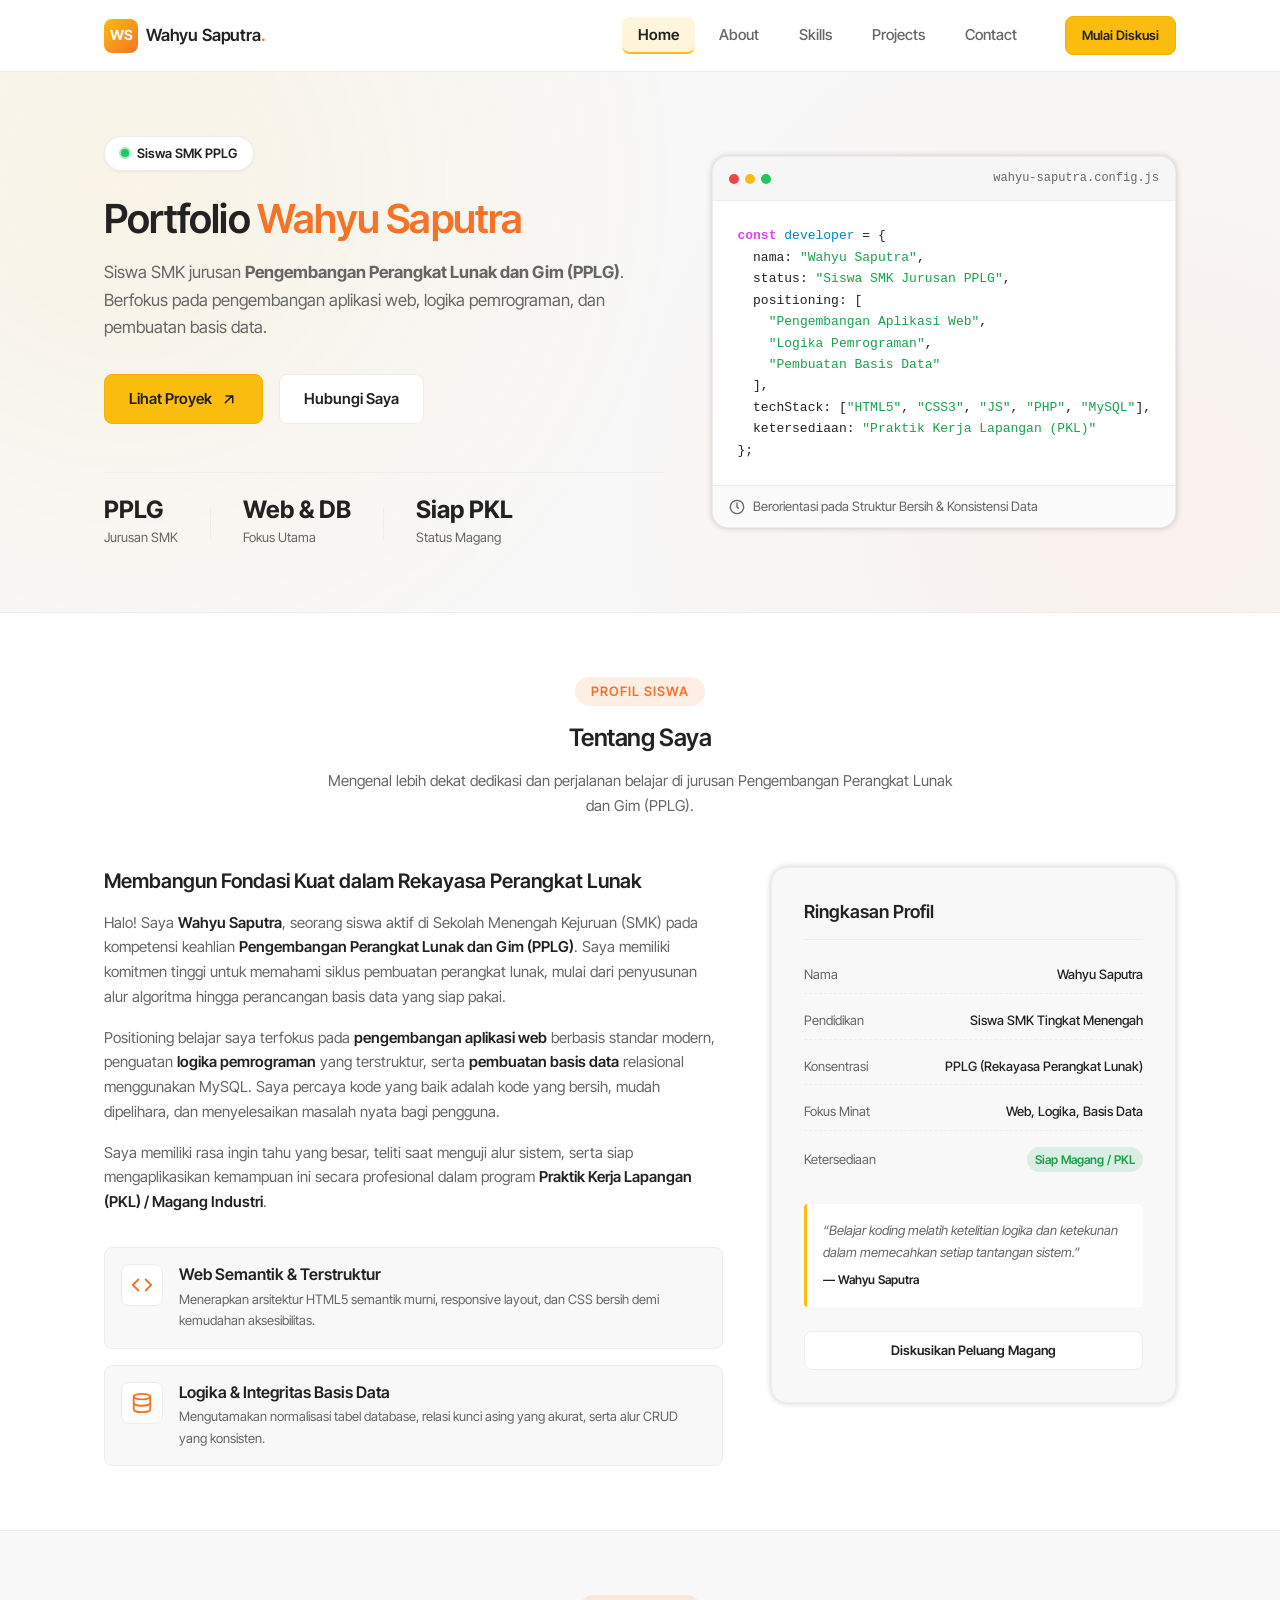
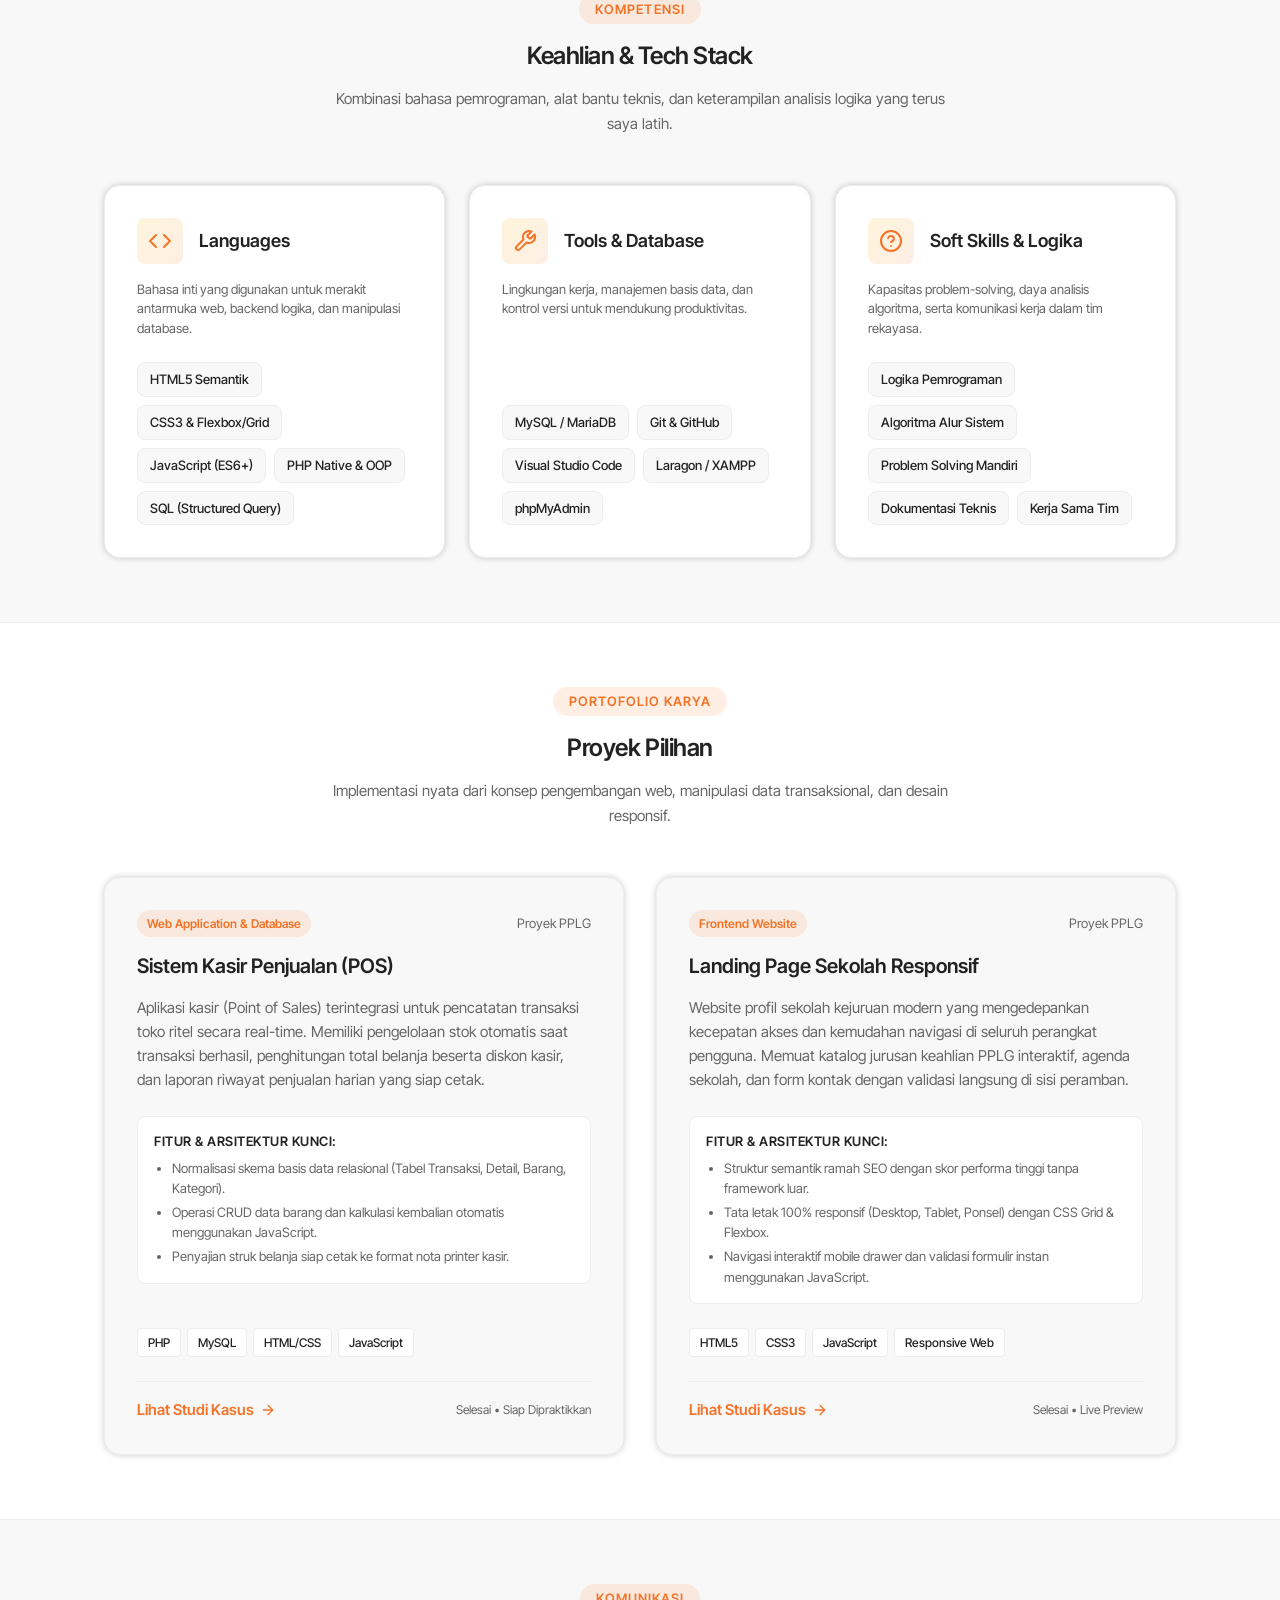
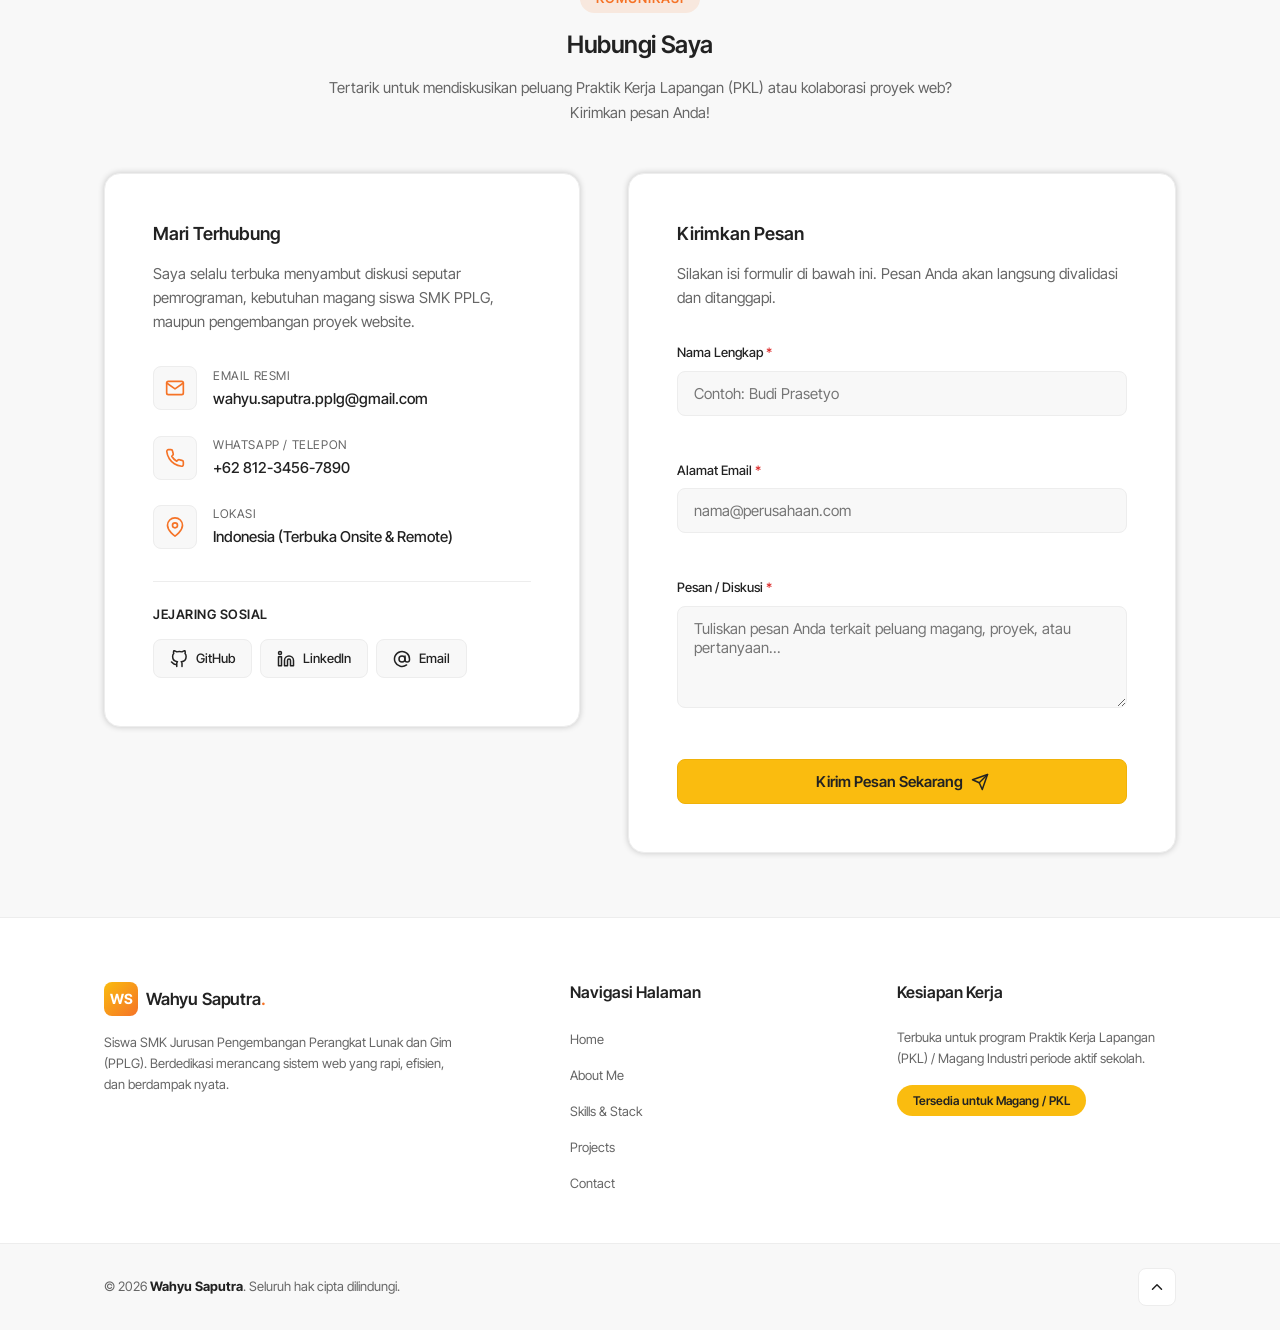
<file: foto folio/index.html>
<!DOCTYPE html>
<html lang="id">
<head>
  <meta charset="UTF-8">
  <meta name="viewport" content="width=device-width, initial-scale=1.0">
  <meta name="description" content="Portfolio Wahyu Saputra - Siswa SMK Jurusan PPLG (Pengembangan Perangkat Lunak dan Gim), berfokus pada web development, logika pemrograman, dan basis data.">
  <meta name="author" content="Wahyu Saputra">
  <title>Portfolio Wahyu Saputra | Siswa SMK PPLG</title>

  <!-- Google Fonts: Inter Tight -->
  <link rel="preconnect" href="https://fonts.googleapis.com">
  <link rel="preconnect" href="https://fonts.gstatic.com" crossorigin>
  <link href="https://fonts.googleapis.com/css2?family=Inter+Tight:ital,wght@0,300;0,400;0,500;0,600;0,700;1,400&display=swap" rel="stylesheet">

  <!-- ========================================================================= -->
  <!-- INTERNAL CSS: DESIGN SYSTEM & STYLING LENGKAP                              -->
  <!-- ========================================================================= -->
  <style>
    /* -----------------------------------------------------------------------
       1. DESIGN TOKENS & CSS CUSTOM PROPERTIES (:root)
       ----------------------------------------------------------------------- */
    :root {
      /* Palette Warna Sesuai Spesifikasi Wajib */
      --bg-primary: #f8f8f8;           /* Latar belakang utama canvas page */
      --bg-secondary: #ffffff;         /* Latar belakang kartu/card & navbar */
      --text-primary: #222222;         /* Primary Text (Dilarang #000000) */
      --text-secondary: #666666;       /* Warna teks pendukung / deskripsi */
      --accent-primary: #fabc0f;       /* Aksen utama CTA, sorotan link, border aktif */
      --accent-secondary: #f57327;     /* Aksen sekunder untuk hover state */
      --border-color: #ededed;         /* Pembatas / outline */

      /* Palette Tambahan Terkait */
      --accent-soft: rgba(250, 188, 15, 0.15);
      --accent-secondary-soft: rgba(245, 115, 39, 0.12);
      --success-color: #16a34a;
      --success-soft: rgba(22, 163, 74, 0.12);
      --error-color: #dc2626;
      --error-soft: rgba(220, 38, 38, 0.1);

      /* Tipografi */
      --font-family: 'Inter Tight', -apple-system, BlinkMacSystemFont, 'Segoe UI', Roboto, sans-serif;
      --weight-light: 300;
      --weight-body: 400;
      --weight-medium: 500;
      --weight-heading: 600;

      /* Skala Teks Restrained (Sesuai Aturan Ketat):
         H1 (32px–40px), H2 (24px), Body (14px–15px) */
      --fs-h1: clamp(32px, 3.8vw, 40px);
      --fs-h2: 24px;
      --fs-h3: 18px;
      --fs-h4: 16px;
      --fs-body: 15px;
      --fs-small: 13px;

      /* Layout, Spacing (Kelipatan 16px: 8px, 16px, 24px, 32px, 48px, 64px) */
      --space-8: 8px;
      --space-16: 16px;
      --space-24: 24px;
      --space-32: 32px;
      --space-48: 48px;
      --space-64: 64px;

      /* Border Radius Sesuai Spesifikasi */
      --radius-btn: 8px;
      --radius-input: 8px;
      --radius-card: 16px;
      --radius-pill: 9999px;

      /* Shadow Elevasi Sesuai Aturan */
      --shadow-elevation: rgba(0, 0, 0, 0.2) 0px 0px 6px 0px;
      --shadow-hover: rgba(0, 0, 0, 0.2) 0px 4px 14px 0px;

      /* Dimensi & Transisi */
      --max-width: 1120px;
      --header-height: 72px;
      --transition: all 0.25s cubic-bezier(0.16, 1, 0.3, 1);
    }

    /* -----------------------------------------------------------------------
       2. RESET & GLOBAL ELEMENT RULES
       ----------------------------------------------------------------------- */
    *, *::before, *::after {
      box-sizing: border-box;
      margin: 0;
      padding: 0;
    }

    html {
      font-size: 16px;
      scroll-behavior: smooth;
      scroll-padding-top: calc(var(--header-height) + 16px);
    }

    body {
      font-family: var(--font-family);
      font-weight: var(--weight-body);
      font-size: var(--fs-body);
      line-height: 1.6;
      color: var(--text-primary);
      background-color: var(--bg-primary);
      -webkit-font-smoothing: antialiased;
      -moz-osx-font-smoothing: grayscale;
      overflow-x: hidden;
    }

    h1, h2, h3, h4, h5, h6 {
      color: var(--text-primary);
      font-weight: var(--weight-heading);
      line-height: 1.3;
    }

    p {
      color: var(--text-secondary);
      font-size: var(--fs-body);
      font-weight: var(--weight-body);
      line-height: 1.65;
    }

    a {
      color: inherit;
      text-decoration: none;
      transition: var(--transition);
    }

    ul, ol {
      list-style: none;
    }

    img, svg {
      display: block;
      max-width: 100%;
    }

    button, input, textarea {
      font-family: inherit;
      font-size: inherit;
      color: inherit;
    }

    :focus-visible {
      outline: 2px solid var(--accent-secondary);
      outline-offset: 3px;
    }

    /* -----------------------------------------------------------------------
       3. UTILITY & CONTAINER CLASSES
       ----------------------------------------------------------------------- */
    .container {
      width: 100%;
      max-width: var(--max-width);
      margin-left: auto;
      margin-right: auto;
      padding-left: var(--space-24);
      padding-right: var(--space-24);
    }

    .section {
      padding-top: var(--space-64);
      padding-bottom: var(--space-64);
    }

    .section-header {
      text-align: center;
      max-width: 640px;
      margin: 0 auto var(--space-48) auto;
    }

    .section-badge {
      display: inline-block;
      font-size: var(--fs-small);
      font-weight: var(--weight-heading);
      text-transform: uppercase;
      letter-spacing: 0.08em;
      color: var(--accent-secondary);
      background-color: var(--accent-secondary-soft);
      padding: 4px var(--space-16);
      border-radius: var(--radius-pill);
      margin-bottom: var(--space-16);
    }

    .section-title {
      font-size: var(--fs-h2);
      font-weight: var(--weight-heading);
      color: var(--text-primary);
      margin-bottom: var(--space-16);
      letter-spacing: -0.02em;
    }

    .section-desc {
      font-size: var(--fs-body);
      color: var(--text-secondary);
    }

    /* -----------------------------------------------------------------------
       4. BUTTONS & UI CONTROLS
       ----------------------------------------------------------------------- */
    .btn {
      display: inline-flex;
      align-items: center;
      justify-content: center;
      gap: var(--space-8);
      font-family: var(--font-family);
      font-size: var(--fs-body);
      font-weight: var(--weight-heading);
      padding: 12px var(--space-24);
      border-radius: var(--radius-btn);
      border: 1px solid transparent;
      cursor: pointer;
      text-decoration: none;
      transition: var(--transition);
      white-space: nowrap;
    }

    /* CTA Utama Berlatar #fabc0f & Hover State #f57327 */
    .btn-primary {
      background-color: var(--accent-primary);
      color: var(--text-primary);
      border-color: #f0b209;
    }

    .btn-primary:hover {
      background-color: var(--accent-secondary);
      color: #ffffff;
      border-color: var(--accent-secondary);
      transform: translateY(-2px);
      box-shadow: var(--shadow-elevation);
    }

    .btn-secondary {
      background-color: var(--bg-secondary);
      color: var(--text-primary);
      border-color: var(--border-color);
    }

    .btn-secondary:hover {
      background-color: #fafafa;
      color: var(--accent-secondary);
      border-color: #dcdcdc;
      transform: translateY(-2px);
    }

    .btn-sm {
      padding: 8px var(--space-16);
      font-size: var(--fs-small);
    }

    .btn-full {
      width: 100%;
    }

    /* -----------------------------------------------------------------------
       5. HEADER & NAVBAR SEMANTIK
       ----------------------------------------------------------------------- */
    .site-header {
      position: sticky;
      top: 0;
      z-index: 1000;
      height: var(--header-height);
      background-color: rgba(255, 255, 255, 0.94);
      backdrop-filter: blur(10px);
      -webkit-backdrop-filter: blur(10px);
      border-bottom: 1px solid var(--border-color);
      transition: box-shadow 0.25s ease;
    }

    .site-header.scrolled {
      box-shadow: var(--shadow-elevation);
    }

    .header-container {
      height: 100%;
      display: flex;
      align-items: center;
      justify-content: space-between;
    }

    .logo {
      display: flex;
      align-items: center;
      gap: var(--space-8);
      font-size: 1.05rem;
      font-weight: var(--weight-heading);
      color: var(--text-primary);
    }

    .logo-badge {
      display: inline-flex;
      align-items: center;
      justify-content: center;
      width: 34px;
      height: 34px;
      background: linear-gradient(135deg, var(--accent-primary), var(--accent-secondary));
      color: #ffffff;
      font-weight: 700;
      font-size: 0.875rem;
      border-radius: var(--radius-btn);
    }

    .logo-text {
      letter-spacing: -0.01em;
    }

    .logo-accent {
      color: var(--accent-secondary);
    }

    /* Primary Navigation */
    .primary-nav {
      display: flex;
      align-items: center;
      gap: var(--space-32);
    }

    .nav-list {
      display: flex;
      align-items: center;
      gap: var(--space-8);
    }

    .nav-link {
      font-size: var(--fs-body);
      font-weight: var(--weight-medium);
      color: var(--text-secondary);
      padding: 8px var(--space-16);
      border-radius: var(--radius-btn);
      transition: var(--transition);
    }

    .nav-link:hover {
      color: var(--text-primary);
      background-color: rgba(0, 0, 0, 0.04);
    }

    .nav-link.active {
      color: var(--text-primary);
      font-weight: var(--weight-heading);
      background-color: var(--accent-soft);
      border-bottom: 2px solid var(--accent-primary);
    }

    /* Hamburger Menu Button */
    .menu-toggle {
      display: none;
      flex-direction: column;
      justify-content: center;
      gap: 5px;
      width: 40px;
      height: 40px;
      padding: 8px;
      background-color: var(--bg-secondary);
      border: 1px solid var(--border-color);
      border-radius: var(--radius-btn);
      cursor: pointer;
      z-index: 1100;
      transition: var(--transition);
    }

    .hamburger-bar {
      display: block;
      width: 100%;
      height: 2px;
      background-color: var(--text-primary);
      border-radius: 2px;
      transition: transform 0.3s ease, opacity 0.3s ease;
    }

    .menu-toggle[aria-expanded="true"] .hamburger-bar:nth-child(1) {
      transform: translateY(7px) rotate(45deg);
    }
    .menu-toggle[aria-expanded="true"] .hamburger-bar:nth-child(2) {
      opacity: 0;
    }
    .menu-toggle[aria-expanded="true"] .hamburger-bar:nth-child(3) {
      transform: translateY(-7px) rotate(-45deg);
    }

    /* -----------------------------------------------------------------------
       6. HERO SECTION
       ----------------------------------------------------------------------- */
    .section-hero {
      padding-top: var(--space-64);
      padding-bottom: var(--space-64);
      background: radial-gradient(circle at 10% 20%, rgba(250, 188, 15, 0.08) 0%, transparent 45%),
                  radial-gradient(circle at 90% 80%, rgba(245, 115, 39, 0.06) 0%, transparent 45%);
    }

    .hero-grid {
      display: grid;
      grid-template-columns: 1.2fr 0.8fr;
      align-items: center;
      gap: var(--space-48);
    }

    .hero-badge-status {
      display: inline-flex;
      align-items: center;
      gap: var(--space-8);
      font-size: var(--fs-small);
      font-weight: var(--weight-heading);
      color: var(--text-primary);
      background-color: var(--bg-secondary);
      border: 1px solid var(--border-color);
      padding: 6px var(--space-16);
      border-radius: var(--radius-pill);
      margin-bottom: var(--space-24);
      box-shadow: 0 1px 3px rgba(0, 0, 0, 0.05);
    }

    .status-dot {
      width: 8px;
      height: 8px;
      border-radius: 50%;
      background-color: #22c55e;
      position: relative;
    }

    .status-dot::after {
      content: '';
      position: absolute;
      top: -2px;
      left: -2px;
      width: 12px;
      height: 12px;
      border-radius: 50%;
      background-color: rgba(34, 197, 94, 0.4);
      animation: pulse-ring 2s infinite ease-out;
    }

    @keyframes pulse-ring {
      0% { transform: scale(0.8); opacity: 1; }
      100% { transform: scale(2.2); opacity: 0; }
    }

    .hero-title {
      font-size: var(--fs-h1);
      font-weight: var(--weight-heading);
      color: var(--text-primary);
      line-height: 1.2;
      letter-spacing: -0.02em;
      margin-bottom: var(--space-16);
    }

    .hero-title-highlight {
      color: var(--accent-secondary);
      position: relative;
    }

    .hero-subtitle {
      font-size: 1.05rem;
      font-weight: var(--weight-body);
      color: var(--text-secondary);
      margin-bottom: var(--space-32);
      max-width: 540px;
    }

    .hero-actions {
      display: flex;
      align-items: center;
      gap: var(--space-16);
      margin-bottom: var(--space-48);
      flex-wrap: wrap;
    }

    /* Hero Quick Highlights */
    .hero-stats {
      display: flex;
      align-items: center;
      gap: var(--space-32);
      padding-top: var(--space-24);
      border-top: 1px solid var(--border-color);
    }

    .stat-box {
      display: flex;
      flex-direction: column;
    }

    .stat-number {
      font-size: 1.5rem;
      font-weight: 700;
      color: var(--text-primary);
      line-height: 1.1;
    }

    .stat-label {
      font-size: var(--fs-small);
      color: var(--text-secondary);
      margin-top: 4px;
    }

    .stat-divider {
      width: 1px;
      height: 32px;
      background-color: var(--border-color);
    }

    /* Hero Visual Card */
    .hero-visual-card {
      background-color: var(--bg-secondary);
      border: 1px solid var(--border-color);
      border-radius: var(--radius-card);
      box-shadow: var(--shadow-elevation);
      overflow: hidden;
      transition: var(--transition);
    }

    .hero-visual-card:hover {
      box-shadow: var(--shadow-hover);
      transform: translateY(-3px);
    }

    .card-topbar {
      display: flex;
      align-items: center;
      justify-content: space-between;
      padding: 12px var(--space-16);
      background-color: #f6f6f6;
      border-bottom: 1px solid var(--border-color);
    }

    .terminal-dots {
      display: flex;
      gap: 6px;
    }

    .tdot {
      width: 10px;
      height: 10px;
      border-radius: 50%;
    }
    .tdot-red { background-color: #ef4444; }
    .tdot-yellow { background-color: #fabc0f; }
    .tdot-green { background-color: #22c55e; }

    .card-filename {
      font-size: 0.75rem;
      font-family: monospace;
      color: var(--text-secondary);
    }

    .code-display {
      padding: var(--space-24);
      background-color: var(--bg-secondary);
      font-family: 'Consolas', 'Courier New', monospace;
      font-size: 0.8125rem;
      line-height: 1.65;
      overflow-x: auto;
    }

    .code-keyword { color: #d946ef; font-weight: 600; }
    .code-var { color: #0284c7; }
    .code-prop { color: var(--text-primary); font-weight: 500; }
    .code-str { color: #16a34a; }

    .card-bottom-pill {
      display: flex;
      align-items: center;
      gap: var(--space-8);
      padding: 10px var(--space-16);
      background-color: #fafafa;
      border-top: 1px solid var(--border-color);
      font-size: var(--fs-small);
      color: var(--text-secondary);
    }

    /* -----------------------------------------------------------------------
       7. ABOUT ME SECTION (NARRATIVE + SEMANTIC ASIDE)
       ----------------------------------------------------------------------- */
    .section-about {
      background-color: var(--bg-secondary);
      border-top: 1px solid var(--border-color);
      border-bottom: 1px solid var(--border-color);
    }

    .about-layout {
      display: grid;
      grid-template-columns: 1.3fr 0.85fr;
      gap: var(--space-48);
      align-items: start;
    }

    .about-heading {
      font-size: 1.25rem;
      font-weight: var(--weight-heading);
      color: var(--text-primary);
      margin-bottom: var(--space-16);
      line-height: 1.4;
    }

    .about-text {
      margin-bottom: var(--space-16);
    }

    .about-text strong {
      color: var(--text-primary);
      font-weight: var(--weight-heading);
    }

    .about-features {
      display: grid;
      grid-template-columns: 1fr;
      gap: var(--space-16);
      margin-top: var(--space-32);
    }

    .feature-item {
      display: flex;
      gap: var(--space-16);
      padding: var(--space-16);
      background-color: var(--bg-primary);
      border: 1px solid var(--border-color);
      border-radius: var(--radius-btn);
      transition: var(--transition);
    }

    .feature-item:hover {
      border-color: #dfdfdf;
      transform: translateX(4px);
    }

    .feature-icon {
      display: flex;
      align-items: center;
      justify-content: center;
      width: 42px;
      height: 42px;
      flex-shrink: 0;
      background-color: var(--bg-secondary);
      border: 1px solid var(--border-color);
      border-radius: var(--radius-btn);
      color: var(--accent-secondary);
    }

    .feature-title {
      font-size: var(--fs-h4);
      font-weight: var(--weight-heading);
      color: var(--text-primary);
      margin-bottom: 4px;
    }

    .feature-desc {
      font-size: var(--fs-small);
      color: var(--text-secondary);
    }

    /* Semantic Aside */
    .about-aside {
      position: sticky;
      top: calc(var(--header-height) + 24px);
    }

    .aside-box {
      background-color: var(--bg-primary);
      border: 1px solid var(--border-color);
      border-radius: var(--radius-card);
      padding: var(--space-32);
      box-shadow: var(--shadow-elevation);
    }

    .aside-title {
      font-size: var(--fs-h3);
      font-weight: var(--weight-heading);
      color: var(--text-primary);
      margin-bottom: var(--space-24);
      padding-bottom: var(--space-16);
      border-bottom: 1px solid var(--border-color);
    }

    .info-list {
      display: flex;
      flex-direction: column;
      gap: var(--space-16);
      margin-bottom: var(--space-24);
    }

    .info-row {
      display: flex;
      justify-content: space-between;
      align-items: center;
      font-size: var(--fs-small);
      padding-bottom: 8px;
      border-bottom: 1px dashed var(--border-color);
    }

    .info-row:last-child {
      border-bottom: none;
    }

    .info-label {
      color: var(--text-secondary);
    }

    .info-val {
      font-weight: var(--weight-medium);
      color: var(--text-primary);
      text-align: right;
    }

    .info-badge-green {
      display: inline-block;
      font-size: 0.75rem;
      font-weight: var(--weight-heading);
      color: var(--success-color);
      background-color: var(--success-soft);
      padding: 3px 8px;
      border-radius: var(--radius-pill);
    }

    .aside-quote {
      background-color: var(--bg-secondary);
      border-left: 3px solid var(--accent-primary);
      padding: var(--space-16);
      border-radius: 4px;
      margin-bottom: var(--space-24);
    }

    .aside-quote p {
      font-size: var(--fs-small);
      font-style: italic;
      color: var(--text-secondary);
      margin-bottom: 4px;
    }

    .aside-quote cite {
      font-size: 0.75rem;
      font-weight: var(--weight-heading);
      color: var(--text-primary);
      font-style: normal;
    }

    /* -----------------------------------------------------------------------
       8. SKILLS SECTION
       ----------------------------------------------------------------------- */
    .skills-grid {
      display: grid;
      grid-template-columns: repeat(3, 1fr);
      gap: var(--space-24);
    }

    .skill-card {
      background-color: var(--bg-secondary);
      border: 1px solid var(--border-color);
      border-radius: var(--radius-card);
      padding: var(--space-32);
      box-shadow: var(--shadow-elevation);
      transition: var(--transition);
      display: flex;
      flex-direction: column;
    }

    .skill-card:hover {
      transform: translateY(-4px);
      box-shadow: var(--shadow-hover);
      border-color: #dcdcdc;
    }

    .skill-icon-header {
      display: flex;
      align-items: center;
      gap: var(--space-16);
      margin-bottom: var(--space-16);
    }

    .skill-icon {
      display: flex;
      align-items: center;
      justify-content: center;
      width: 46px;
      height: 46px;
      border-radius: var(--radius-btn);
      background: linear-gradient(135deg, var(--accent-soft), var(--accent-secondary-soft));
      color: var(--accent-secondary);
      flex-shrink: 0;
    }

    .skill-card-title {
      font-size: var(--fs-h3);
      font-weight: var(--weight-heading);
      color: var(--text-primary);
    }

    .skill-card-desc {
      font-size: var(--fs-small);
      color: var(--text-secondary);
      margin-bottom: var(--space-24);
      line-height: 1.5;
    }

    .tech-pill-list {
      display: flex;
      flex-wrap: wrap;
      gap: var(--space-8);
      margin-top: auto;
    }

    .tech-pill-item {
      font-size: var(--fs-small);
      font-weight: var(--weight-medium);
      color: var(--text-primary);
      background-color: var(--bg-primary);
      border: 1px solid var(--border-color);
      padding: 6px 12px;
      border-radius: var(--radius-btn);
      transition: var(--transition);
    }

    .tech-pill-item:hover {
      background-color: var(--accent-primary);
      border-color: var(--accent-primary);
      color: var(--text-primary);
    }

    /* -----------------------------------------------------------------------
       9. PROJECTS SECTION (SEMANTIC ARTICLES)
       ----------------------------------------------------------------------- */
    .section-projects {
      background-color: var(--bg-secondary);
      border-top: 1px solid var(--border-color);
      border-bottom: 1px solid var(--border-color);
    }

    .projects-grid {
      display: grid;
      grid-template-columns: repeat(2, 1fr);
      gap: var(--space-32);
    }

    .project-card {
      background-color: var(--bg-primary);
      border: 1px solid var(--border-color);
      border-radius: var(--radius-card);
      padding: var(--space-32);
      box-shadow: var(--shadow-elevation);
      display: flex;
      flex-direction: column;
      transition: var(--transition);
      position: relative;
    }

    .project-card:hover {
      transform: translateY(-5px);
      box-shadow: var(--shadow-hover);
      border-color: #dcdcdc;
    }

    .project-meta-top {
      display: flex;
      align-items: center;
      justify-content: space-between;
      margin-bottom: var(--space-16);
      flex-wrap: wrap;
      gap: var(--space-8);
    }

    .project-badge-tag {
      font-size: 0.75rem;
      font-weight: var(--weight-heading);
      color: var(--accent-secondary);
      background-color: var(--accent-secondary-soft);
      padding: 4px 10px;
      border-radius: var(--radius-pill);
    }

    .project-year {
      font-size: var(--fs-small);
      color: var(--text-secondary);
    }

    .project-heading {
      font-size: 1.25rem;
      font-weight: var(--weight-heading);
      color: var(--text-primary);
      line-height: 1.35;
      margin-bottom: var(--space-16);
    }

    .project-summary {
      font-size: var(--fs-body);
      color: var(--text-secondary);
      margin-bottom: var(--space-24);
      line-height: 1.6;
    }

    .project-specs-card {
      background-color: var(--bg-secondary);
      border: 1px solid var(--border-color);
      border-radius: var(--radius-btn);
      padding: var(--space-16);
      margin-bottom: var(--space-24);
    }

    .specs-title {
      font-size: var(--fs-small);
      font-weight: var(--weight-heading);
      color: var(--text-primary);
      text-transform: uppercase;
      letter-spacing: 0.04em;
      margin-bottom: var(--space-8);
    }

    .specs-list {
      list-style: disc;
      padding-left: 18px;
      font-size: var(--fs-small);
      color: var(--text-secondary);
      line-height: 1.55;
    }

    .specs-list li + li {
      margin-top: 4px;
    }

    .project-stack-wrap {
      display: flex;
      flex-wrap: wrap;
      gap: 6px;
      margin-top: auto;
      margin-bottom: var(--space-24);
    }

    .stack-chip {
      font-size: 0.75rem;
      font-weight: var(--weight-medium);
      color: var(--text-primary);
      background-color: var(--bg-secondary);
      border: 1px solid var(--border-color);
      padding: 4px 10px;
      border-radius: 4px;
    }

    .project-actions {
      display: flex;
      align-items: center;
      justify-content: space-between;
      padding-top: var(--space-16);
      border-top: 1px solid var(--border-color);
    }

    .project-link {
      display: inline-flex;
      align-items: center;
      gap: 6px;
      font-size: var(--fs-body);
      font-weight: var(--weight-heading);
      color: var(--accent-secondary);
      transition: gap 0.2s ease;
    }

    .project-link:hover {
      gap: 10px;
      color: #e06016;
    }

    .project-status-note {
      font-size: 0.75rem;
      color: var(--text-secondary);
    }

    /* -----------------------------------------------------------------------
       10. CONTACT SECTION (FORM & SOCIAL CHANNELS)
       ----------------------------------------------------------------------- */
    .contact-layout {
      display: grid;
      grid-template-columns: 1fr 1.15fr;
      gap: var(--space-48);
      align-items: start;
    }

    .contact-card-info {
      background-color: var(--bg-secondary);
      border: 1px solid var(--border-color);
      border-radius: var(--radius-card);
      padding: var(--space-48);
      box-shadow: var(--shadow-elevation);
    }

    .contact-box-title {
      font-size: var(--fs-h3);
      font-weight: var(--weight-heading);
      color: var(--text-primary);
      margin-bottom: var(--space-16);
    }

    .contact-box-desc {
      font-size: var(--fs-body);
      color: var(--text-secondary);
      line-height: 1.6;
      margin-bottom: var(--space-32);
    }

    .contact-methods {
      display: flex;
      flex-direction: column;
      gap: var(--space-24);
      margin-bottom: var(--space-32);
    }

    .method-row {
      display: flex;
      align-items: center;
      gap: var(--space-16);
    }

    .method-icon {
      display: flex;
      align-items: center;
      justify-content: center;
      width: 44px;
      height: 44px;
      background-color: var(--bg-primary);
      border: 1px solid var(--border-color);
      border-radius: var(--radius-btn);
      color: var(--accent-secondary);
      flex-shrink: 0;
    }

    .method-label {
      font-size: 0.75rem;
      text-transform: uppercase;
      letter-spacing: 0.05em;
      color: var(--text-secondary);
      margin-bottom: 2px;
    }

    .method-value {
      font-size: var(--fs-body);
      font-weight: var(--weight-medium);
      color: var(--text-primary);
    }

    a.method-value:hover {
      color: var(--accent-secondary);
    }

    /* Social Links */
    .social-block {
      padding-top: var(--space-24);
      border-top: 1px solid var(--border-color);
    }

    .social-heading {
      font-size: var(--fs-small);
      font-weight: var(--weight-heading);
      color: var(--text-primary);
      margin-bottom: var(--space-16);
      text-transform: uppercase;
      letter-spacing: 0.04em;
    }

    .social-btn-group {
      display: flex;
      flex-wrap: wrap;
      gap: var(--space-8);
    }

    .social-anchor {
      display: inline-flex;
      align-items: center;
      gap: var(--space-8);
      padding: 8px var(--space-16);
      background-color: var(--bg-primary);
      border: 1px solid var(--border-color);
      border-radius: var(--radius-btn);
      font-size: var(--fs-small);
      font-weight: var(--weight-medium);
      color: var(--text-primary);
      transition: var(--transition);
    }

    .social-anchor:hover {
      background-color: var(--text-primary);
      color: #ffffff;
      border-color: var(--text-primary);
      transform: translateY(-2px);
    }

    /* Contact Form Panel */
    .contact-card-form {
      background-color: var(--bg-secondary);
      border: 1px solid var(--border-color);
      border-radius: var(--radius-card);
      padding: var(--space-48);
      box-shadow: var(--shadow-elevation);
    }

    .form-group {
      margin-bottom: var(--space-24);
    }

    .form-label {
      display: block;
      font-size: var(--fs-small);
      font-weight: var(--weight-medium);
      color: var(--text-primary);
      margin-bottom: var(--space-8);
    }

    .required-star {
      color: var(--error-color);
    }

    .form-input {
      width: 100%;
      padding: 12px var(--space-16);
      background-color: var(--bg-primary);
      border: 1px solid var(--border-color);
      border-radius: var(--radius-input);
      font-size: var(--fs-body);
      color: var(--text-primary);
      transition: border-color 0.2s ease, background-color 0.2s ease;
    }

    .form-input:focus {
      background-color: #ffffff;
      border-color: var(--accent-primary);
      outline: none;
      box-shadow: 0 0 0 3px var(--accent-soft);
    }

    .form-input.is-invalid {
      border-color: var(--error-color);
      background-color: #fff8f8;
    }

    .input-error-msg {
      display: block;
      font-size: 0.75rem;
      color: var(--error-color);
      margin-top: 4px;
      min-height: 16px;
    }

    /* Status Alert Banner */
    .form-feedback-alert {
      display: none;
      padding: 12px var(--space-16);
      border-radius: var(--radius-btn);
      font-size: var(--fs-small);
      margin-bottom: var(--space-24);
      line-height: 1.5;
    }

    .form-feedback-alert.alert-success {
      display: block;
      background-color: var(--success-soft);
      color: var(--success-color);
      border: 1px solid #bbf7d0;
    }

    .form-feedback-alert.alert-error {
      display: block;
      background-color: var(--error-soft);
      color: var(--error-color);
      border: 1px solid #fecaca;
    }

    /* -----------------------------------------------------------------------
       11. FOOTER SEMANTIK
       ----------------------------------------------------------------------- */
    .site-footer {
      background-color: var(--bg-secondary);
      border-top: 1px solid var(--border-color);
      padding-top: var(--space-64);
    }

    .footer-columns {
      display: grid;
      grid-template-columns: 1.5fr 1fr 1fr;
      gap: var(--space-48);
      padding-bottom: var(--space-48);
    }

    .footer-brand .logo {
      margin-bottom: var(--space-16);
    }

    .footer-bio {
      font-size: var(--fs-small);
      color: var(--text-secondary);
      line-height: 1.6;
      max-width: 360px;
    }

    .footer-heading {
      font-size: var(--fs-h4);
      font-weight: var(--weight-heading);
      color: var(--text-primary);
      margin-bottom: var(--space-24);
    }

    .footer-nav-links {
      display: flex;
      flex-direction: column;
      gap: 12px;
    }

    .footer-nav-links a {
      font-size: var(--fs-small);
      color: var(--text-secondary);
    }

    .footer-nav-links a:hover {
      color: var(--accent-secondary);
      transform: translateX(3px);
    }

    .footer-badge-pill {
      display: inline-block;
      font-size: 0.75rem;
      font-weight: var(--weight-heading);
      color: var(--text-primary);
      background-color: var(--accent-primary);
      padding: 6px var(--space-16);
      border-radius: var(--radius-pill);
      margin-top: var(--space-16);
    }

    .footer-bottom-bar {
      border-top: 1px solid var(--border-color);
      padding-top: var(--space-24);
      padding-bottom: var(--space-24);
      background-color: var(--bg-primary);
    }

    .bottom-bar-flex {
      display: flex;
      align-items: center;
      justify-content: space-between;
    }

    .copy-text {
      font-size: var(--fs-small);
      color: var(--text-secondary);
    }

    .copy-text strong {
      color: var(--text-primary);
    }

    .btn-scroll-top {
      display: flex;
      align-items: center;
      justify-content: center;
      width: 38px;
      height: 38px;
      background-color: var(--bg-secondary);
      border: 1px solid var(--border-color);
      border-radius: var(--radius-btn);
      color: var(--text-primary);
      cursor: pointer;
      transition: var(--transition);
    }

    .btn-scroll-top:hover {
      background-color: var(--accent-primary);
      color: var(--text-primary);
      transform: translateY(-2px);
    }

    /* -----------------------------------------------------------------------
       12. RESPONSIVE BREAKPOINTS (<768px & <992px)
       ----------------------------------------------------------------------- */
    @media (max-width: 992px) {
      .hero-grid {
        grid-template-columns: 1fr;
        gap: var(--space-32);
      }

      .about-layout {
        grid-template-columns: 1fr;
      }

      .about-aside {
        position: static;
      }

      .skills-grid {
        grid-template-columns: 1fr;
      }

      .projects-grid {
        grid-template-columns: 1fr;
      }

      .contact-layout {
        grid-template-columns: 1fr;
      }

      .footer-columns {
        grid-template-columns: 1fr;
        gap: var(--space-32);
      }
    }

    /* Mobile Screen Rules (<768px) */
    @media (max-width: 768px) {
      :root {
        --header-height: 64px;
        --space-64: 48px;
        --space-48: 32px;
      }

      .menu-toggle {
        display: flex;
      }

      .primary-nav {
        position: fixed;
        top: var(--header-height);
        left: 0;
        width: 100%;
        height: calc(100vh - var(--header-height));
        background-color: var(--bg-secondary);
        flex-direction: column;
        align-items: stretch;
        padding: var(--space-32) var(--space-24);
        gap: var(--space-24);
        border-top: 1px solid var(--border-color);
        box-shadow: 0 12px 24px rgba(0, 0, 0, 0.08);
        transform: translateY(-100%);
        opacity: 0;
        visibility: hidden;
        transition: transform 0.35s cubic-bezier(0.16, 1, 0.3, 1), 
                    opacity 0.25s ease, 
                    visibility 0.35s ease;
        overflow-y: auto;
      }

      .primary-nav.is-open {
        transform: translateY(0);
        opacity: 1;
        visibility: visible;
      }

      .nav-list {
        flex-direction: column;
        align-items: stretch;
        gap: var(--space-8);
      }

      .nav-link {
        font-size: 1.05rem;
        padding: 12px var(--space-16);
      }

      .nav-action-wrap {
        margin-top: var(--space-16);
      }

      .nav-action-wrap .btn {
        width: 100%;
      }

      .hero-actions {
        flex-direction: column;
        align-items: stretch;
      }

      .hero-stats {
        flex-direction: column;
        align-items: flex-start;
        gap: var(--space-16);
      }

      .stat-divider {
        display: none;
      }

      .contact-card-info, 
      .contact-card-form {
        padding: var(--space-24);
      }

      .bottom-bar-flex {
        flex-direction: column;
        gap: var(--space-16);
        text-align: center;
      }
    }
  </style>
</head>
<body>

  <!-- ======================================================================= -->
  <!-- 1. HEADER & NAVBAR SEMANTIK                                             -->
  <!-- ======================================================================= -->
  <header class="site-header" id="siteHeader">
    <div class="container header-container">
      <a href="#hero" class="logo" aria-label="Beranda Wahyu Saputra">
        <span class="logo-badge">WS</span>
        <span class="logo-text">Wahyu Saputra<span class="logo-accent">.</span></span>
      </a>

      <!-- Tombol Hamburger Mobile (<768px) -->
      <button 
        type="button" 
        class="menu-toggle" 
        id="menuToggle" 
        aria-label="Navigasi Menu" 
        aria-expanded="false" 
        aria-controls="primaryNav"
      >
        <span class="hamburger-bar"></span>
        <span class="hamburger-bar"></span>
        <span class="hamburger-bar"></span>
      </button>

      <!-- Navigasi Menu Utama -->
      <nav class="primary-nav" id="primaryNav" aria-label="Menu Utama Halaman">
        <ul class="nav-list">
          <li><a href="#hero" class="nav-link active">Home</a></li>
          <li><a href="#about" class="nav-link">About</a></li>
          <li><a href="#skills" class="nav-link">Skills</a></li>
          <li><a href="#projects" class="nav-link">Projects</a></li>
          <li><a href="#contact" class="nav-link">Contact</a></li>
        </ul>
        <div class="nav-action-wrap">
          <a href="#contact" class="btn btn-primary btn-sm">Mulai Diskusi</a>
        </div>
      </nav>
    </div>
  </header>

  <!-- ======================================================================= -->
  <!-- KONTEN UTAMA (MAIN SEMANTIK)                                            -->
  <!-- ======================================================================= -->
  <main id="mainContent">

    <!-- ===================================================================== -->
    <!-- 2. SECTION: HERO (HOME)                                               -->
    <!-- ===================================================================== -->
    <section class="section section-hero" id="hero">
      <div class="container">
        <div class="hero-grid">
          <!-- Kolom Informasi Teks -->
          <div class="hero-text-block">
            <div class="hero-badge-status">
              <span class="status-dot"></span>
              <span>Siswa SMK PPLG</span>
            </div>

            <h1 class="hero-title">
              Portfolio <span class="hero-title-highlight">Wahyu Saputra</span>
            </h1>

            <p class="hero-subtitle">
              Siswa SMK jurusan <strong>Pengembangan Perangkat Lunak dan Gim (PPLG)</strong>. Berfokus pada pengembangan aplikasi web, logika pemrograman, dan pembuatan basis data.
            </p>

            <div class="hero-actions">
              <a href="#projects" class="btn btn-primary">
                <span>Lihat Proyek</span>
                <svg width="18" height="18" viewBox="0 0 24 24" fill="none" stroke="currentColor" stroke-width="2" stroke-linecap="round" stroke-linejoin="round" aria-hidden="true"><path d="M7 17l9.2-9.2M17 17V8H8"/></svg>
              </a>
              <a href="#contact" class="btn btn-secondary">
                <span>Hubungi Saya</span>
              </a>
            </div>

            <div class="hero-stats">
              <div class="stat-box">
                <span class="stat-number">PPLG</span>
                <span class="stat-label">Jurusan SMK</span>
              </div>
              <div class="stat-divider"></div>
              <div class="stat-box">
                <span class="stat-number">Web &amp; DB</span>
                <span class="stat-label">Fokus Utama</span>
              </div>
              <div class="stat-divider"></div>
              <div class="stat-box">
                <span class="stat-number">Siap PKL</span>
                <span class="stat-label">Status Magang</span>
              </div>
            </div>
          </div>

          <!-- Kolom Visual Kode Profil Developer -->
          <div class="hero-visual-block">
            <div class="hero-visual-card">
              <div class="card-topbar">
                <div class="terminal-dots">
                  <span class="tdot tdot-red"></span>
                  <span class="tdot tdot-yellow"></span>
                  <span class="tdot tdot-green"></span>
                </div>
                <span class="card-filename">wahyu-saputra.config.js</span>
              </div>

              <div class="code-display">
<pre><code><span class="code-keyword">const</span> <span class="code-var">developer</span> = {
  <span class="code-prop">nama</span>: <span class="code-str">"Wahyu Saputra"</span>,
  <span class="code-prop">status</span>: <span class="code-str">"Siswa SMK Jurusan PPLG"</span>,
  <span class="code-prop">positioning</span>: [
    <span class="code-str">"Pengembangan Aplikasi Web"</span>,
    <span class="code-str">"Logika Pemrograman"</span>,
    <span class="code-str">"Pembuatan Basis Data"</span>
  ],
  <span class="code-prop">techStack</span>: [<span class="code-str">"HTML5"</span>, <span class="code-str">"CSS3"</span>, <span class="code-str">"JS"</span>, <span class="code-str">"PHP"</span>, <span class="code-str">"MySQL"</span>],
  <span class="code-prop">ketersediaan</span>: <span class="code-str">"Praktik Kerja Lapangan (PKL)"</span>
};</code></pre>
              </div>

              <div class="card-bottom-pill">
                <svg width="16" height="16" viewBox="0 0 24 24" fill="none" stroke="currentColor" stroke-width="2" stroke-linecap="round" stroke-linejoin="round" aria-hidden="true"><circle cx="12" cy="12" r="10"/><polyline points="12 6 12 12 14 14"/></svg>
                <span>Berorientasi pada Struktur Bersih &amp; Konsistensi Data</span>
              </div>
            </div>
          </div>
        </div>
      </div>
    </section>

    <!-- ===================================================================== -->
    <!-- 3. SECTION: ABOUT ME (DENGAN ASIDE FAKTA CEPAT)                       -->
    <!-- ===================================================================== -->
    <section class="section section-about" id="about">
      <div class="container">
        <div class="section-header">
          <span class="section-badge">Profil Siswa</span>
          <h2 class="section-title">Tentang Saya</h2>
          <p class="section-desc">Mengenal lebih dekat dedikasi dan perjalanan belajar di jurusan Pengembangan Perangkat Lunak dan Gim (PPLG).</p>
        </div>

        <div class="about-layout">
          <!-- Narasi Profil Utama -->
          <div class="about-narrative">
            <h3 class="about-heading">Membangun Fondasi Kuat dalam Rekayasa Perangkat Lunak</h3>
            <p class="about-text">
              Halo! Saya <strong>Wahyu Saputra</strong>, seorang siswa aktif di Sekolah Menengah Kejuruan (SMK) pada kompetensi keahlian <strong>Pengembangan Perangkat Lunak dan Gim (PPLG)</strong>. Saya memiliki komitmen tinggi untuk memahami siklus pembuatan perangkat lunak, mulai dari penyusunan alur algoritma hingga perancangan basis data yang siap pakai.
            </p>
            <p class="about-text">
              Positioning belajar saya terfokus pada <strong>pengembangan aplikasi web</strong> berbasis standar modern, penguatan <strong>logika pemrograman</strong> yang terstruktur, serta <strong>pembuatan basis data</strong> relasional menggunakan MySQL. Saya percaya kode yang baik adalah kode yang bersih, mudah dipelihara, dan menyelesaikan masalah nyata bagi pengguna.
            </p>
            <p class="about-text">
              Saya memiliki rasa ingin tahu yang besar, teliti saat menguji alur sistem, serta siap mengaplikasikan kemampuan ini secara profesional dalam program <strong>Praktik Kerja Lapangan (PKL) / Magang Industri</strong>.
            </p>

            <!-- Nilai Kerja / Fitur Pendukung -->
            <div class="about-features">
              <div class="feature-item">
                <div class="feature-icon">
                  <svg width="22" height="22" viewBox="0 0 24 24" fill="none" stroke="currentColor" stroke-width="2" stroke-linecap="round" stroke-linejoin="round" aria-hidden="true"><polyline points="16 18 22 12 16 6"/><polyline points="8 6 2 12 8 18"/></svg>
                </div>
                <div>
                  <h4 class="feature-title">Web Semantik &amp; Terstruktur</h4>
                  <p class="feature-desc">Menerapkan arsitektur HTML5 semantik murni, responsive layout, dan CSS bersih demi kemudahan aksesibilitas.</p>
                </div>
              </div>

              <div class="feature-item">
                <div class="feature-icon">
                  <svg width="22" height="22" viewBox="0 0 24 24" fill="none" stroke="currentColor" stroke-width="2" stroke-linecap="round" stroke-linejoin="round" aria-hidden="true"><ellipse cx="12" cy="5" rx="9" ry="3"/><path d="M21 12c0 1.66-4 3-9 3s-9-1.34-9-3"/><path d="M3 5v14c0 1.66 4 3 9 3s9-1.34 9-3V5"/></svg>
                </div>
                <div>
                  <h4 class="feature-title">Logika &amp; Integritas Basis Data</h4>
                  <p class="feature-desc">Mengutamakan normalisasi tabel database, relasi kunci asing yang akurat, serta alur CRUD yang konsisten.</p>
                </div>
              </div>
            </div>
          </div>

          <!-- Semantic ASIDE: Fakta Cepat Siswa -->
          <aside class="about-aside" aria-label="Ringkasan Data Siswa">
            <div class="aside-box">
              <h3 class="aside-title">Ringkasan Profil</h3>

              <ul class="info-list">
                <li class="info-row">
                  <span class="info-label">Nama</span>
                  <span class="info-val">Wahyu Saputra</span>
                </li>
                <li class="info-row">
                  <span class="info-label">Pendidikan</span>
                  <span class="info-val">Siswa SMK Tingkat Menengah</span>
                </li>
                <li class="info-row">
                  <span class="info-label">Konsentrasi</span>
                  <span class="info-val">PPLG (Rekayasa Perangkat Lunak)</span>
                </li>
                <li class="info-row">
                  <span class="info-label">Fokus Minat</span>
                  <span class="info-val">Web, Logika, Basis Data</span>
                </li>
                <li class="info-row">
                  <span class="info-label">Ketersediaan</span>
                  <span class="info-badge-green">Siap Magang / PKL</span>
                </li>
              </ul>

              <div class="aside-quote">
                <p>“Belajar koding melatih ketelitian logika dan ketekunan dalam memecahkan setiap tantangan sistem.”</p>
                <cite>— Wahyu Saputra</cite>
              </div>

              <a href="#contact" class="btn btn-secondary btn-full btn-sm">Diskusikan Peluang Magang</a>
            </div>
          </aside>
        </div>
      </div>
    </section>

    <!-- ===================================================================== -->
    <!-- 4. SECTION: SKILLS (KARTU KEAHLIAN BERLATAR #ffffff)                   -->
    <!-- ===================================================================== -->
    <section class="section section-skills" id="skills">
      <div class="container">
        <div class="section-header">
          <span class="section-badge">Kompetensi</span>
          <h2 class="section-title">Keahlian &amp; Tech Stack</h2>
          <p class="section-desc">Kombinasi bahasa pemrograman, alat bantu teknis, dan keterampilan analisis logika yang terus saya latih.</p>
        </div>

        <div class="skills-grid">
          <!-- Card 1: Languages -->
          <div class="skill-card">
            <div class="skill-icon-header">
              <div class="skill-icon">
                <svg width="24" height="24" viewBox="0 0 24 24" fill="none" stroke="currentColor" stroke-width="2" stroke-linecap="round" stroke-linejoin="round" aria-hidden="true"><polyline points="16 18 22 12 16 6"/><polyline points="8 6 2 12 8 18"/></svg>
              </div>
              <h3 class="skill-card-title">Languages</h3>
            </div>
            <p class="skill-card-desc">Bahasa inti yang digunakan untuk merakit antarmuka web, backend logika, dan manipulasi database.</p>
            <ul class="tech-pill-list">
              <li class="tech-pill-item">HTML5 Semantik</li>
              <li class="tech-pill-item">CSS3 &amp; Flexbox/Grid</li>
              <li class="tech-pill-item">JavaScript (ES6+)</li>
              <li class="tech-pill-item">PHP Native &amp; OOP</li>
              <li class="tech-pill-item">SQL (Structured Query)</li>
            </ul>
          </div>

          <!-- Card 2: Tools & Database -->
          <div class="skill-card">
            <div class="skill-icon-header">
              <div class="skill-icon">
                <svg width="24" height="24" viewBox="0 0 24 24" fill="none" stroke="currentColor" stroke-width="2" stroke-linecap="round" stroke-linejoin="round" aria-hidden="true"><path d="M14.7 6.3a1 1 0 0 0 0 1.4l1.6 1.6a1 1 0 0 0 1.4 0l3.77-3.77a6 6 0 0 1-7.94 7.94l-6.91 6.91a2.12 2.12 0 0 1-3-3l6.91-6.91a6 6 0 0 1 7.94-7.94l-3.76 3.76z"/></svg>
              </div>
              <h3 class="skill-card-title">Tools &amp; Database</h3>
            </div>
            <p class="skill-card-desc">Lingkungan kerja, manajemen basis data, dan kontrol versi untuk mendukung produktivitas.</p>
            <ul class="tech-pill-list">
              <li class="tech-pill-item">MySQL / MariaDB</li>
              <li class="tech-pill-item">Git &amp; GitHub</li>
              <li class="tech-pill-item">Visual Studio Code</li>
              <li class="tech-pill-item">Laragon / XAMPP</li>
              <li class="tech-pill-item">phpMyAdmin</li>
            </ul>
          </div>

          <!-- Card 3: Soft Skills & Logic -->
          <div class="skill-card">
            <div class="skill-icon-header">
              <div class="skill-icon">
                <svg width="24" height="24" viewBox="0 0 24 24" fill="none" stroke="currentColor" stroke-width="2" stroke-linecap="round" stroke-linejoin="round" aria-hidden="true"><circle cx="12" cy="12" r="10"/><path d="M9.09 9a3 3 0 0 1 5.83 1c0 2-3 3-3 3"/><line x1="12" y1="17" x2="12.01" y2="17"/></svg>
              </div>
              <h3 class="skill-card-title">Soft Skills &amp; Logika</h3>
            </div>
            <p class="skill-card-desc">Kapasitas problem-solving, daya analisis algoritma, serta komunikasi kerja dalam tim rekayasa.</p>
            <ul class="tech-pill-list">
              <li class="tech-pill-item">Logika Pemrograman</li>
              <li class="tech-pill-item">Algoritma Alur Sistem</li>
              <li class="tech-pill-item">Problem Solving Mandiri</li>
              <li class="tech-pill-item">Dokumentasi Teknis</li>
              <li class="tech-pill-item">Kerja Sama Tim</li>
            </ul>
          </div>
        </div>
      </div>
    </section>

    <!-- ===================================================================== -->
    <!-- 5. SECTION: PROJECTS (SEMANTIC ARTICLES)                              -->
    <!-- ===================================================================== -->
    <section class="section section-projects" id="projects">
      <div class="container">
        <div class="section-header">
          <span class="section-badge">Portofolio Karya</span>
          <h2 class="section-title">Proyek Pilihan</h2>
          <p class="section-desc">Implementasi nyata dari konsep pengembangan web, manipulasi data transaksional, dan desain responsif.</p>
        </div>

        <div class="projects-grid">
          <!-- Proyek 1: Sistem Kasir Penjualan (POS) -->
          <article class="project-card" id="project-pos">
            <div class="project-meta-top">
              <span class="project-badge-tag">Web Application &amp; Database</span>
              <span class="project-year">Proyek PPLG</span>
            </div>

            <h3 class="project-heading">Sistem Kasir Penjualan (POS)</h3>
            <p class="project-summary">
              Aplikasi kasir (Point of Sales) terintegrasi untuk pencatatan transaksi toko ritel secara real-time. Memiliki pengelolaan stok otomatis saat transaksi berhasil, penghitungan total belanja beserta diskon kasir, dan laporan riwayat penjualan harian yang siap cetak.
            </p>

            <div class="project-specs-card">
              <h4 class="specs-title">Fitur &amp; Arsitektur Kunci:</h4>
              <ul class="specs-list">
                <li>Normalisasi skema basis data relasional (Tabel Transaksi, Detail, Barang, Kategori).</li>
                <li>Operasi CRUD data barang dan kalkulasi kembalian otomatis menggunakan JavaScript.</li>
                <li>Penyajian struk belanja siap cetak ke format nota printer kasir.</li>
              </ul>
            </div>

            <div class="project-stack-wrap">
              <span class="stack-chip">PHP</span>
              <span class="stack-chip">MySQL</span>
              <span class="stack-chip">HTML/CSS</span>
              <span class="stack-chip">JavaScript</span>
            </div>

            <div class="project-actions">
              <a href="#contact" class="project-link" aria-label="Lihat detail Sistem Kasir Penjualan POS">
                <span>Lihat Studi Kasus</span>
                <svg width="16" height="16" viewBox="0 0 24 24" fill="none" stroke="currentColor" stroke-width="2" stroke-linecap="round" stroke-linejoin="round" aria-hidden="true"><line x1="5" y1="12" x2="19" y2="12"/><polyline points="12 5 19 12 12 19"/></svg>
              </a>
              <span class="project-status-note">Selesai • Siap Dipraktikkan</span>
            </div>
          </article>

          <!-- Proyek 2: Landing Page Sekolah Responsif -->
          <article class="project-card" id="project-school">
            <div class="project-meta-top">
              <span class="project-badge-tag">Frontend Website</span>
              <span class="project-year">Proyek PPLG</span>
            </div>

            <h3 class="project-heading">Landing Page Sekolah Responsif</h3>
            <p class="project-summary">
              Website profil sekolah kejuruan modern yang mengedepankan kecepatan akses dan kemudahan navigasi di seluruh perangkat pengguna. Memuat katalog jurusan keahlian PPLG interaktif, agenda sekolah, dan form kontak dengan validasi langsung di sisi peramban.
            </p>

            <div class="project-specs-card">
              <h4 class="specs-title">Fitur &amp; Arsitektur Kunci:</h4>
              <ul class="specs-list">
                <li>Struktur semantik ramah SEO dengan skor performa tinggi tanpa framework luar.</li>
                <li>Tata letak 100% responsif (Desktop, Tablet, Ponsel) dengan CSS Grid &amp; Flexbox.</li>
                <li>Navigasi interaktif mobile drawer dan validasi formulir instan menggunakan JavaScript.</li>
              </ul>
            </div>

            <div class="project-stack-wrap">
              <span class="stack-chip">HTML5</span>
              <span class="stack-chip">CSS3</span>
              <span class="stack-chip">JavaScript</span>
              <span class="stack-chip">Responsive Web</span>
            </div>

            <div class="project-actions">
              <a href="#contact" class="project-link" aria-label="Lihat detail Landing Page Sekolah">
                <span>Lihat Studi Kasus</span>
                <svg width="16" height="16" viewBox="0 0 24 24" fill="none" stroke="currentColor" stroke-width="2" stroke-linecap="round" stroke-linejoin="round" aria-hidden="true"><line x1="5" y1="12" x2="19" y2="12"/><polyline points="12 5 19 12 12 19"/></svg>
              </a>
              <span class="project-status-note">Selesai • Live Preview</span>
            </div>
          </article>
        </div>
      </div>
    </section>

    <!-- ===================================================================== -->
    <!-- 6. SECTION: CONTACT (FORMULIR & SOSIAL MEDIA)                         -->
    <!-- ===================================================================== -->
    <section class="section section-contact" id="contact">
      <div class="container">
        <div class="section-header">
          <span class="section-badge">Komunikasi</span>
          <h2 class="section-title">Hubungi Saya</h2>
          <p class="section-desc">Tertarik untuk mendiskusikan peluang Praktik Kerja Lapangan (PKL) atau kolaborasi proyek web? Kirimkan pesan Anda!</p>
        </div>

        <div class="contact-layout">
          <!-- Kolom Informasi & Media Sosial -->
          <div class="contact-card-info">
            <h3 class="contact-box-title">Mari Terhubung</h3>
            <p class="contact-box-desc">
              Saya selalu terbuka menyambut diskusi seputar pemrograman, kebutuhan magang siswa SMK PPLG, maupun pengembangan proyek website.
            </p>

            <div class="contact-methods">
              <div class="method-row">
                <div class="method-icon">
                  <svg width="20" height="20" viewBox="0 0 24 24" fill="none" stroke="currentColor" stroke-width="2" stroke-linecap="round" stroke-linejoin="round" aria-hidden="true"><path d="M4 4h16c1.1 0 2 .9 2 2v12c0 1.1-.9 2-2 2H4c-1.1 0-2-.9-2-2V6c0-1.1.9-2 2-2z"/><polyline points="22,6 12,13 2,6"/></svg>
                </div>
                <div>
                  <div class="method-label">Email Resmi</div>
                  <a href="mailto:wahyu.saputra.pplg@gmail.com" class="method-value">wahyu.saputra.pplg@gmail.com</a>
                </div>
              </div>

              <div class="method-row">
                <div class="method-icon">
                  <svg width="20" height="20" viewBox="0 0 24 24" fill="none" stroke="currentColor" stroke-width="2" stroke-linecap="round" stroke-linejoin="round" aria-hidden="true"><path d="M22 16.92v3a2 2 0 0 1-2.18 2 19.79 19.79 0 0 1-8.63-3.07 19.5 19.5 0 0 1-6-6 19.79 19.79 0 0 1-3.07-8.67A2 2 0 0 1 4.11 2h3a2 2 0 0 1 2 1.72 12.84 12.84 0 0 0 .7 2.81 2 2 0 0 1-.45 2.11L8.09 9.91a16 16 0 0 0 6 6l1.27-1.27a2 2 0 0 1 2.11-.45 12.84 12.84 0 0 0 2.81.7A2 2 0 0 1 22 16.92z"/></svg>
                </div>
                <div>
                  <div class="method-label">WhatsApp / Telepon</div>
                  <a href="https://wa.me/6281234567890" target="_blank" rel="noopener noreferrer" class="method-value">+62 812-3456-7890</a>
                </div>
              </div>

              <div class="method-row">
                <div class="method-icon">
                  <svg width="20" height="20" viewBox="0 0 24 24" fill="none" stroke="currentColor" stroke-width="2" stroke-linecap="round" stroke-linejoin="round" aria-hidden="true"><path d="M21 10c0 7-9 13-9 13s-9-6-9-13a9 9 0 0 1 18 0z"/><circle cx="12" cy="10" r="3"/></svg>
                </div>
                <div>
                  <div class="method-label">Lokasi</div>
                  <div class="method-value">Indonesia (Terbuka Onsite &amp; Remote)</div>
                </div>
              </div>
            </div>

            <!-- Daftar Sosial Media -->
            <div class="social-block">
              <h4 class="social-heading">Jejaring Sosial</h4>
              <div class="social-btn-group">
                <!-- GitHub -->
                <a href="https://github.com" target="_blank" rel="noopener noreferrer" class="social-anchor" aria-label="Profil GitHub Wahyu Saputra">
                  <svg width="18" height="18" viewBox="0 0 24 24" fill="none" stroke="currentColor" stroke-width="2" stroke-linecap="round" stroke-linejoin="round" aria-hidden="true"><path d="M9 19c-5 1.5-5-2.5-7-3m14 6v-3.87a3.37 3.37 0 0 0-.94-2.61c3.14-.35 6.44-1.54 6.44-7A5.44 5.44 0 0 0 20 4.77 5.07 5.07 0 0 0 19.91 1S18.73.65 16 2.48a13.38 13.38 0 0 0-7 0C6.27.65 5.09 1 5.09 1A5.07 5.07 0 0 0 5 4.77a5.44 5.44 0 0 0-1.5 3.78c0 5.42 3.3 6.61 6.44 7A3.37 3.37 0 0 0 9 18.13V22"/></svg>
                  <span>GitHub</span>
                </a>

                <!-- LinkedIn -->
                <a href="https://linkedin.com" target="_blank" rel="noopener noreferrer" class="social-anchor" aria-label="Profil LinkedIn Wahyu Saputra">
                  <svg width="18" height="18" viewBox="0 0 24 24" fill="none" stroke="currentColor" stroke-width="2" stroke-linecap="round" stroke-linejoin="round" aria-hidden="true"><path d="M16 8a6 6 0 0 1 6 6v7h-4v-7a2 2 0 0 0-2-2 2 2 0 0 0-2 2v7h-4v-7a6 6 0 0 1 6-6z"/><rect x="2" y="9" width="4" height="12"/><circle cx="4" cy="4" r="2"/></svg>
                  <span>LinkedIn</span>
                </a>

                <!-- Email Link -->
                <a href="mailto:wahyu.saputra.pplg@gmail.com" class="social-anchor" aria-label="Kirim Email ke Wahyu Saputra">
                  <svg width="18" height="18" viewBox="0 0 24 24" fill="none" stroke="currentColor" stroke-width="2" stroke-linecap="round" stroke-linejoin="round" aria-hidden="true"><circle cx="12" cy="12" r="4"/><path d="M16 8v5a3 3 0 0 0 6 0v-1a10 10 0 1 0-3.92 7.94"/></svg>
                  <span>Email</span>
                </a>
              </div>
            </div>
          </div>

          <!-- Kolom Formulir Kontak Interaktif -->
          <div class="contact-card-form">
            <h3 class="contact-box-title">Kirimkan Pesan</h3>
            <p class="contact-box-desc">Silakan isi formulir di bawah ini. Pesan Anda akan langsung divalidasi dan ditanggapi.</p>

            <!-- Status Alert Notifikasi Interaktif -->
            <div id="formFeedbackAlert" class="form-feedback-alert" role="alert" aria-live="polite"></div>

            <form id="contactForm" novalidate>
              <!-- Input Nama -->
              <div class="form-group">
                <label for="inputName" class="form-label">Nama Lengkap <span class="required-star">*</span></label>
                <input 
                  type="text" 
                  id="inputName" 
                  name="nama" 
                  class="form-input" 
                  placeholder="Contoh: Budi Prasetyo" 
                  autocomplete="name" 
                  required
                >
                <span class="input-error-msg" id="nameErrorMsg"></span>
              </div>

              <!-- Input Email -->
              <div class="form-group">
                <label for="inputEmail" class="form-label">Alamat Email <span class="required-star">*</span></label>
                <input 
                  type="email" 
                  id="inputEmail" 
                  name="email" 
                  class="form-input" 
                  placeholder="nama@perusahaan.com" 
                  autocomplete="email" 
                  required
                >
                <span class="input-error-msg" id="emailErrorMsg"></span>
              </div>

              <!-- Input Pesan -->
              <div class="form-group">
                <label for="inputMessage" class="form-label">Pesan / Diskusi <span class="required-star">*</span></label>
                <textarea 
                  id="inputMessage" 
                  name="pesan" 
                  rows="4" 
                  class="form-input" 
                  placeholder="Tuliskan pesan Anda terkait peluang magang, proyek, atau pertanyaan..." 
                  required
                ></textarea>
                <span class="input-error-msg" id="messageErrorMsg"></span>
              </div>

              <!-- Tombol Submit CTA Utama Berlatar #fabc0f -->
              <button type="submit" id="btnSubmitForm" class="btn btn-primary btn-full">
                <span id="btnSubmitText">Kirim Pesan Sekarang</span>
                <svg width="18" height="18" viewBox="0 0 24 24" fill="none" stroke="currentColor" stroke-width="2" stroke-linecap="round" stroke-linejoin="round" aria-hidden="true"><line x1="22" y1="2" x2="11" y2="13"/><polygon points="22 2 15 22 11 13 2 9 22 2"/></svg>
              </button>
            </form>
          </div>
        </div>
      </div>
    </section>

  </main>

  <!-- ======================================================================= -->
  <!-- 7. FOOTER SEMANTIK                                                      -->
  <!-- ======================================================================= -->
  <footer class="site-footer">
    <div class="container footer-columns">
      <!-- Kolom Brand -->
      <div class="footer-brand">
        <a href="#hero" class="logo" aria-label="Kembali ke atas">
          <span class="logo-badge">WS</span>
          <span class="logo-text">Wahyu Saputra<span class="logo-accent">.</span></span>
        </a>
        <p class="footer-bio">
          Siswa SMK Jurusan Pengembangan Perangkat Lunak dan Gim (PPLG). Berdedikasi merancang sistem web yang rapi, efisien, dan berdampak nyata.
        </p>
      </div>

      <!-- Kolom Navigasi Cepat -->
      <div class="footer-nav-col">
        <h4 class="footer-heading">Navigasi Halaman</h4>
        <ul class="footer-nav-links">
          <li><a href="#hero">Home</a></li>
          <li><a href="#about">About Me</a></li>
          <li><a href="#skills">Skills &amp; Stack</a></li>
          <li><a href="#projects">Projects</a></li>
          <li><a href="#contact">Contact</a></li>
        </ul>
      </div>

      <!-- Kolom Status Siswa -->
      <div class="footer-status-col">
        <h4 class="footer-heading">Kesiapan Kerja</h4>
        <p class="footer-bio">
          Terbuka untuk program Praktik Kerja Lapangan (PKL) / Magang Industri periode aktif sekolah.
        </p>
        <span class="footer-badge-pill">Tersedia untuk Magang / PKL</span>
      </div>
    </div>

    <!-- Baris Hak Cipta Bawah -->
    <div class="footer-bottom-bar">
      <div class="container bottom-bar-flex">
        <p class="copy-text">
          &copy; <span id="copyrightYear">2026</span> <strong>Wahyu Saputra</strong>. Seluruh hak cipta dilindungi.
        </p>
        <button type="button" class="btn-scroll-top" id="btnScrollTop" aria-label="Kembali ke atas halaman">
          <svg width="18" height="18" viewBox="0 0 24 24" fill="none" stroke="currentColor" stroke-width="2" stroke-linecap="round" stroke-linejoin="round" aria-hidden="true"><polyline points="18 15 12 9 6 15"/></svg>
        </button>
      </div>
    </div>
  </footer>

  <!-- ======================================================================= -->
  <!-- INTERNAL JAVASCRIPT (VANILLA JS): INTERAKSI LENGKAP                     -->
  <!-- ======================================================================= -->
  <script>
    document.addEventListener('DOMContentLoaded', () => {
      'use strict';

      // ---------------------------------------------------------------------
      // 1. ELEMEN SELEKTOR UTAMA
      // ---------------------------------------------------------------------
      const siteHeader = document.getElementById('siteHeader');
      const menuToggle = document.getElementById('menuToggle');
      const primaryNav = document.getElementById('primaryNav');
      const navLinks = document.querySelectorAll('.nav-link');
      const sections = document.querySelectorAll('section[id]');
      const btnScrollTop = document.getElementById('btnScrollTop');
      const copyrightYear = document.getElementById('copyrightYear');

      // Form Kontak
      const contactForm = document.getElementById('contactForm');
      const formFeedbackAlert = document.getElementById('formFeedbackAlert');
      const inputName = document.getElementById('inputName');
      const inputEmail = document.getElementById('inputEmail');
      const inputMessage = document.getElementById('inputMessage');
      const nameErrorMsg = document.getElementById('nameErrorMsg');
      const emailErrorMsg = document.getElementById('emailErrorMsg');
      const messageErrorMsg = document.getElementById('messageErrorMsg');
      const btnSubmitForm = document.getElementById('btnSubmitForm');
      const btnSubmitText = document.getElementById('btnSubmitText');

      // ---------------------------------------------------------------------
      // 2. PEMBARUAN TAHUN HAK CIPTA DINAMIS
      // ---------------------------------------------------------------------
      if (copyrightYear) {
        copyrightYear.textContent = new Date().getFullYear();
      }

      // ---------------------------------------------------------------------
      // 3. HAMBURGER MENU TOGGLE UNTUK MOBILE (<768px)
      // ---------------------------------------------------------------------
      const toggleMobileNav = () => {
        const isExpanded = menuToggle.getAttribute('aria-expanded') === 'true';
        const nextState = !isExpanded;

        menuToggle.setAttribute('aria-expanded', String(nextState));
        primaryNav.classList.toggle('is-open', nextState);

        // Mencegah scroll pada body saat navigasi mobile aktif
        if (nextState) {
          document.body.style.overflow = 'hidden';
        } else {
          document.body.style.overflow = '';
        }
      };

      const closeMobileNav = () => {
        if (menuToggle && menuToggle.getAttribute('aria-expanded') === 'true') {
          menuToggle.setAttribute('aria-expanded', 'false');
          primaryNav.classList.remove('is-open');
          document.body.style.overflow = '';
        }
      };

      if (menuToggle) {
        menuToggle.addEventListener('click', toggleMobileNav);
      }

      // Tutup menu jika tombol Escape ditekan
      document.addEventListener('keydown', (e) => {
        if (e.key === 'Escape') {
          closeMobileNav();
        }
      });

      // ---------------------------------------------------------------------
      // 4. SMOOTH SCROLLING DENGAN OFFSET HEADER & ACTIVE LINK SPY
      // ---------------------------------------------------------------------
      const allAnchors = document.querySelectorAll('a[href^="#"]');
      allAnchors.forEach((anchor) => {
        anchor.addEventListener('click', (e) => {
          const targetId = anchor.getAttribute('href');
          if (targetId && targetId !== '#') {
            const targetElem = document.querySelector(targetId);
            if (targetElem) {
              e.preventDefault();
              closeMobileNav();

              const headerOffset = siteHeader ? siteHeader.offsetHeight + 8 : 72;
              const elementPosition = targetElem.getBoundingClientRect().top;
              const offsetPosition = elementPosition + window.pageYOffset - headerOffset;

              window.scrollTo({
                top: offsetPosition,
                behavior: 'smooth'
              });

              // Fokus aksesibilitas
              targetElem.setAttribute('tabindex', '-1');
              targetElem.focus({ preventScroll: true });
            }
          }
        });
      });

      // Tombol Scroll ke Atas
      if (btnScrollTop) {
        btnScrollTop.addEventListener('click', () => {
          window.scrollTo({
            top: 0,
            behavior: 'smooth'
          });
        });
      }

      // Scroll Spy: Header Shadow & Nav Link Aktif
      const handleScrollSpy = () => {
        const scrollY = window.pageYOffset;

        // Shadow pada header saat di-scroll
        if (siteHeader) {
          if (scrollY > 20) {
            siteHeader.classList.add('scrolled');
          } else {
            siteHeader.classList.remove('scrolled');
          }
        }

        // Deteksi section aktif
        const headerOffset = siteHeader ? siteHeader.offsetHeight + 80 : 120;
        sections.forEach((section) => {
          const sectionHeight = section.offsetHeight;
          const sectionTop = section.offsetTop - headerOffset;
          const sectionId = section.getAttribute('id');

          if (scrollY >= sectionTop && scrollY < sectionTop + sectionHeight) {
            navLinks.forEach((link) => {
              if (link.getAttribute('href') === `#${sectionId}`) {
                link.classList.add('active');
              } else {
                link.classList.remove('active');
              }
            });
          }
        });
      };

      window.addEventListener('scroll', handleScrollSpy, { passive: true });

      // ---------------------------------------------------------------------
      // 5. VALIDASI FORMULIR KONTAK & NOTIFIKASI / ALERT
      // ---------------------------------------------------------------------
      const validateEmailPattern = (email) => {
        const regex = /^[^\s@]+@[^\s@]+\.[^\s@]+$/;
        return regex.test(email.trim());
      };

      const setInputError = (inputEl, errorEl, msg) => {
        inputEl.classList.add('is-invalid');
        if (errorEl) {
          errorEl.textContent = msg;
        }
      };

      const clearInputError = (inputEl, errorEl) => {
        inputEl.classList.remove('is-invalid');
        if (errorEl) {
          errorEl.textContent = '';
        }
      };

      // Reset pesan error saat pengguna mulai mengetik kembali
      if (inputName) {
        inputName.addEventListener('input', () => clearInputError(inputName, nameErrorMsg));
      }
      if (inputEmail) {
        inputEmail.addEventListener('input', () => clearInputError(inputEmail, emailErrorMsg));
      }
      if (inputMessage) {
        inputMessage.addEventListener('input', () => clearInputError(inputMessage, messageErrorMsg));
      }

      // Handle Submit Form
      if (contactForm) {
        contactForm.addEventListener('submit', (e) => {
          e.preventDefault();

          // Reset status alert terdahulu
          formFeedbackAlert.className = 'form-feedback-alert';
          formFeedbackAlert.style.display = 'none';
          formFeedbackAlert.textContent = '';

          let isValid = true;

          // 1. Validasi Nama
          const valName = inputName ? inputName.value.trim() : '';
          if (!valName) {
            setInputError(inputName, nameErrorMsg, 'Nama lengkap wajib diisi.');
            isValid = false;
          } else if (valName.length < 3) {
            setInputError(inputName, nameErrorMsg, 'Nama minimal harus terdiri dari 3 karakter.');
            isValid = false;
          } else {
            clearInputError(inputName, nameErrorMsg);
          }

          // 2. Validasi Email
          const valEmail = inputEmail ? inputEmail.value.trim() : '';
          if (!valEmail) {
            setInputError(inputEmail, emailErrorMsg, 'Alamat email wajib diisi.');
            isValid = false;
          } else if (!validateEmailPattern(valEmail)) {
            setInputError(inputEmail, emailErrorMsg, 'Format email tidak valid (contoh: nama@perusahaan.com).');
            isValid = false;
          } else {
            clearInputError(inputEmail, emailErrorMsg);
          }

          // 3. Validasi Pesan
          const valMessage = inputMessage ? inputMessage.value.trim() : '';
          if (!valMessage) {
            setInputError(inputMessage, messageErrorMsg, 'Pesan tidak boleh kosong.');
            isValid = false;
          } else if (valMessage.length < 10) {
            setInputError(inputMessage, messageErrorMsg, 'Pesan terlalu singkat (minimal 10 karakter).');
            isValid = false;
          } else {
            clearInputError(inputMessage, messageErrorMsg);
          }

          // Jika ada field tidak valid
          if (!isValid) {
            formFeedbackAlert.className = 'form-feedback-alert alert-error';
            formFeedbackAlert.textContent = 'Mohon periksa kolom yang ditandai merah sebelum mengirim pesan.';
            formFeedbackAlert.style.display = 'block';

            // Fokus ke input error pertama
            const firstInvalid = contactForm.querySelector('.is-invalid');
            if (firstInvalid) {
              firstInvalid.focus();
            }
            return;
          }

          // Indikator Loading Pengiriman
          btnSubmitForm.disabled = true;
          const originalText = btnSubmitText.textContent;
          btnSubmitText.textContent = 'Mengirim Pesan...';

          // Simulasi Pengiriman Berhasil
          setTimeout(() => {
            btnSubmitForm.disabled = false;
            btnSubmitText.textContent = originalText;

            // Tampilkan Notifikasi Alert Sukses
            formFeedbackAlert.className = 'form-feedback-alert alert-success';
            formFeedbackAlert.innerHTML = `
              <strong>Pesan Berhasil Terkirim!</strong> Terima kasih, <strong>${escapeHtml(valName)}</strong>. Wahyu Saputra akan segera merespons ke alamat email Anda (<em>${escapeHtml(valEmail)}</em>).
            `;
            formFeedbackAlert.style.display = 'block';

            // Alert sederhana pop-up ramah
            alert(`Terima kasih, ${valName}! Pesan Anda telah terkirim kepada Wahyu Saputra. Kami akan segera menghubungi Anda melalui ${valEmail}.`);

            // Reset Formulir
            contactForm.reset();
          }, 800);
        });
      }

      // Sanitasi Teks (XSS Prevention)
      function escapeHtml(str) {
        return String(str).replace(/[&<>"']/g, (m) => ({
          '&': '&amp;',
          '<': '&lt;',
          '>': '&gt;',
          '"': '&quot;',
          "'": '&#39;'
        }[m]));
      }
    });
  </script>
</body>
</html>
</file>
